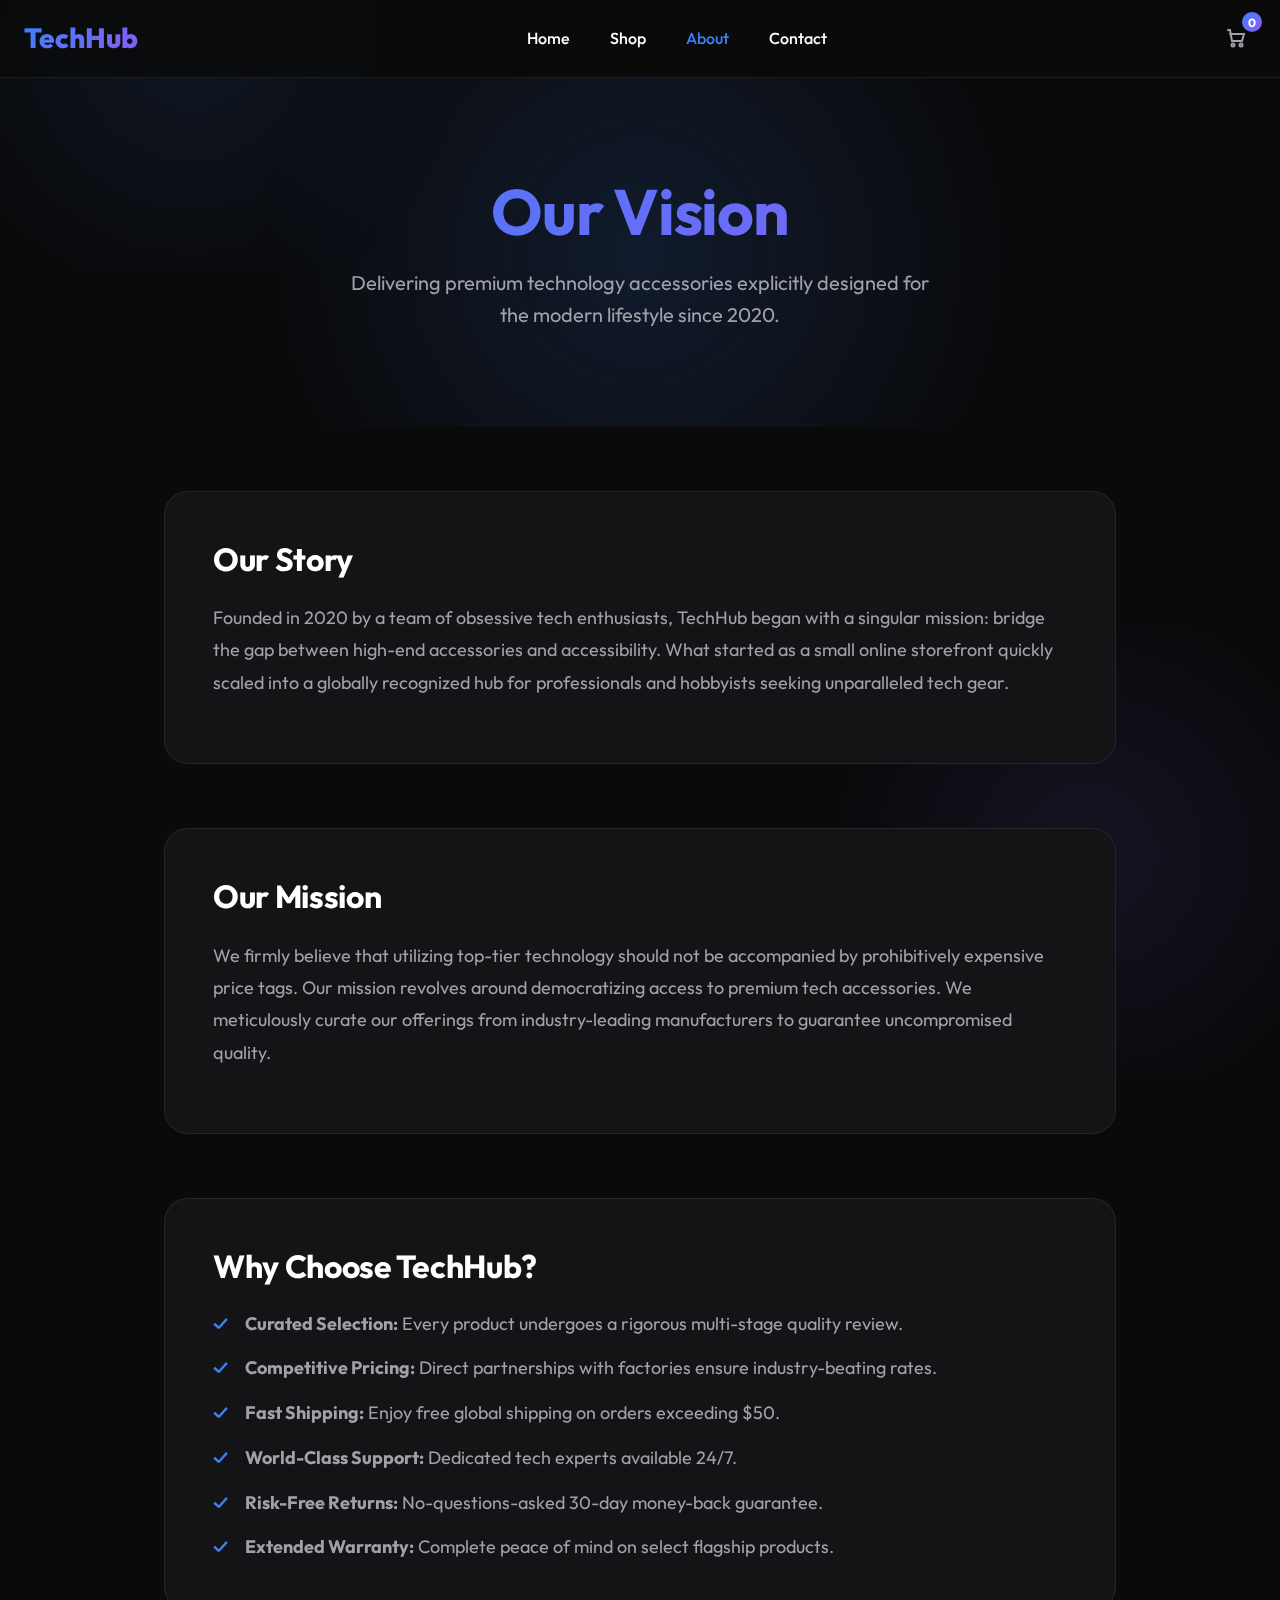
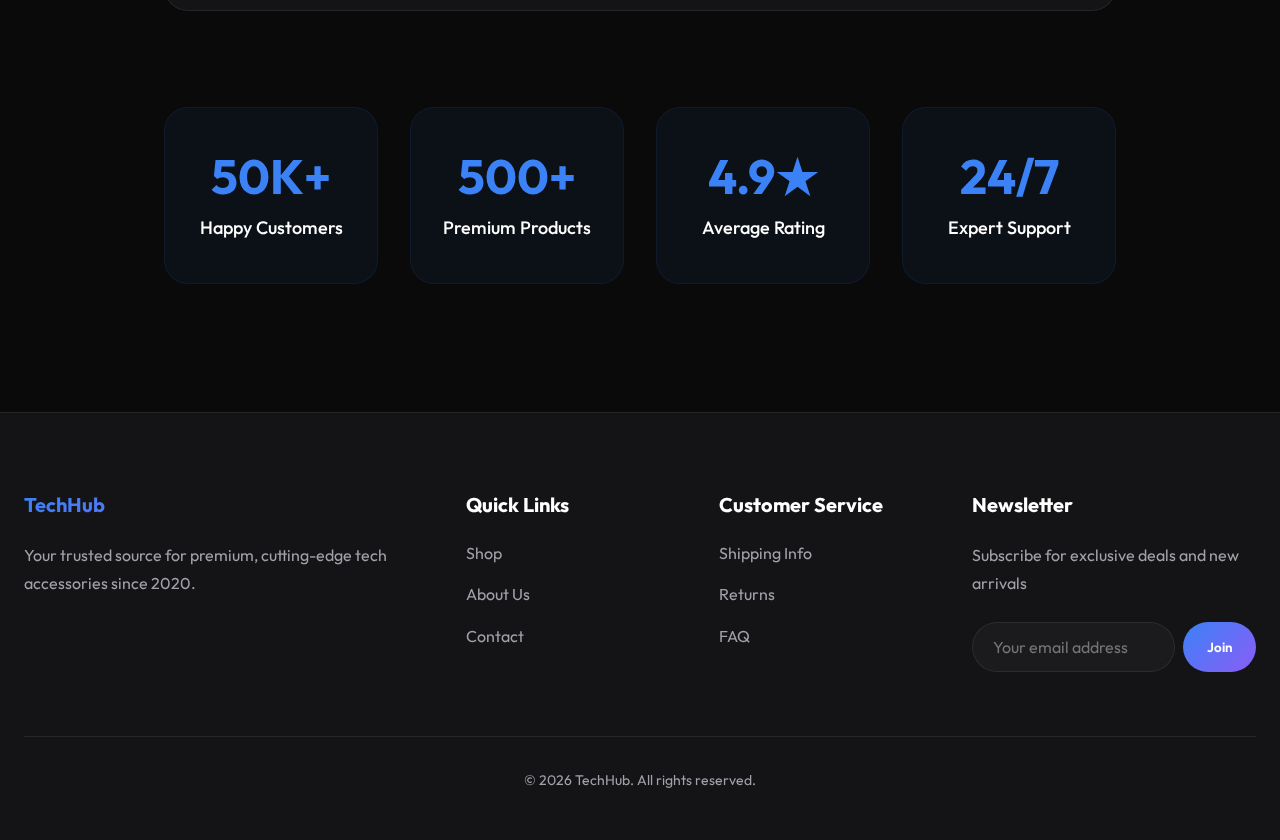
<file: about.html>
<!DOCTYPE html>
<html lang="en">

<head>
    <meta charset="UTF-8">
    <meta name="viewport" content="width=device-width, initial-scale=1.0">
    <title>About Us - TechHub</title>
    <link rel="stylesheet" href="css/styles.css">
    <style>
        .about-hero {
            text-align: center;
            padding: 6rem 1.5rem;
            background: radial-gradient(circle at center, rgba(59, 130, 246, 0.15) 0%, transparent 60%);
        }

        .about-hero h1 {
            font-size: 4rem;
            background: var(--brand-gradient);
            -webkit-background-clip: text;
            -webkit-text-fill-color: transparent;
            margin-bottom: 1rem;
        }

        .about-hero p {
            font-size: 1.25rem;
            color: var(--text-secondary);
            max-width: 600px;
            margin: 0 auto;
            line-height: 1.6;
        }

        .about-content {
            display: grid;
            gap: 4rem;
            padding: 4rem 1.5rem;
            max-width: 1000px;
            margin: 0 auto;
        }

        .about-section {
            background: var(--bg-surface);
            border: 1px solid var(--border-color);
            padding: 3rem;
            border-radius: var(--radius-lg);
            transition: 0.3s;
        }

        .about-section:hover {
            transform: translateY(-5px);
            box-shadow: 0 10px 30px rgba(0, 0, 0, 0.5);
            border-color: rgba(59, 130, 246, 0.3);
        }

        .about-section h2 {
            font-size: 2rem;
            margin-bottom: 1.5rem;
            color: #fff;
        }

        .about-section p {
            font-size: 1.125rem;
            line-height: 1.8;
            color: var(--text-secondary);
        }

        .about-list {
            list-style: none;
            padding: 0;
            display: grid;
            gap: 1rem;
            margin-top: 1.5rem;
        }

        .about-list li {
            padding-left: 2rem;
            position: relative;
            font-size: 1.125rem;
            color: var(--text-secondary);
        }

        .about-list li::before {
            content: "✓";
            position: absolute;
            left: 0;
            color: var(--brand-primary);
            font-weight: bold;
        }

        .about-stats {
            display: grid;
            grid-template-columns: repeat(auto-fit, minmax(200px, 1fr));
            gap: 2rem;
            margin-top: 2rem;
            text-align: center;
        }

        .stat {
            background: rgba(59, 130, 246, 0.05);
            padding: 2.5rem 1.5rem;
            border-radius: var(--radius-lg);
            border: 1px solid rgba(59, 130, 246, 0.1);
        }

        .stat h3 {
            font-size: 3rem;
            color: var(--brand-primary);
            margin-bottom: 0.5rem;
        }

        .stat p {
            font-size: 1.125rem;
            font-weight: 500;
            color: #fff;
            margin: 0;
        }
    </style>
</head>

<body>
    <!-- Header -->
    <header class="header">
        <nav class="navbar">
            <div class="navbar__container">
                <div class="navbar__logo">
                    <a href="index.html">TechHub</a>
                </div>
                <button id="mobile-menu-btn" aria-label="Toggle Menu">☰</button>
                <ul class="navbar__menu">
                    <li><a href="index.html">Home</a></li>
                    <li><a href="shop.html">Shop</a></li>
                    <li><a href="about.html" style="color:var(--brand-primary);">About</a></li>
                    <li><a href="contact.html">Contact</a></li>
                </ul>
                <div class="navbar__actions">
                    <a href="cart.html" class="navbar__cart" aria-label="Cart">
                        <svg width="24" height="24" viewBox="0 0 24 24" fill="none">
                            <path d="M4 4h2l2 11h10l2-7H6" stroke="currentColor" stroke-width="2"
                                stroke-linecap="round" />
                            <circle cx="9" cy="19" r="1.5" stroke="currentColor" fill="none" stroke-width="2" />
                            <circle cx="17" cy="19" r="1.5" stroke="currentColor" fill="none" stroke-width="2" />
                        </svg>
                        <span id="cart-count" class="cart-badge">0</span>
                    </a>
                </div>
            </div>
        </nav>
    </header>

    <!-- About Section -->
    <main class="about-page">
        <div class="container">
            <section class="about-hero">
                <h1>Our Vision</h1>
                <p>Delivering premium technology accessories explicitly designed for the modern lifestyle since 2020.
                </p>
            </section>

            <section class="about-content">
                <div class="about-section">
                    <h2>Our Story</h2>
                    <p>Founded in 2020 by a team of obsessive tech enthusiasts, TechHub began with a singular mission:
                        bridge the gap between high-end accessories and accessibility. What started as a small online
                        storefront quickly scaled into a globally recognized hub for professionals and hobbyists seeking
                        unparalleled tech gear.</p>
                </div>

                <div class="about-section">
                    <h2>Our Mission</h2>
                    <p>We firmly believe that utilizing top-tier technology should not be accompanied by prohibitively
                        expensive price tags. Our mission revolves around democratizing access to premium tech
                        accessories. We meticulously curate our offerings from industry-leading manufacturers to
                        guarantee uncompromised quality.</p>
                </div>

                <div class="about-section">
                    <h2>Why Choose TechHub?</h2>
                    <ul class="about-list">
                        <li><strong>Curated Selection:</strong> Every product undergoes a rigorous multi-stage quality
                            review.</li>
                        <li><strong>Competitive Pricing:</strong> Direct partnerships with factories ensure
                            industry-beating rates.</li>
                        <li><strong>Fast Shipping:</strong> Enjoy free global shipping on orders exceeding $50.</li>
                        <li><strong>World-Class Support:</strong> Dedicated tech experts available 24/7.</li>
                        <li><strong>Risk-Free Returns:</strong> No-questions-asked 30-day money-back guarantee.</li>
                        <li><strong>Extended Warranty:</strong> Complete peace of mind on select flagship products.</li>
                    </ul>
                </div>

                <div class="about-stats">
                    <div class="stat">
                        <h3>50K+</h3>
                        <p>Happy Customers</p>
                    </div>
                    <div class="stat">
                        <h3>500+</h3>
                        <p>Premium Products</p>
                    </div>
                    <div class="stat">
                        <h3>4.9★</h3>
                        <p>Average Rating</p>
                    </div>
                    <div class="stat">
                        <h3>24/7</h3>
                        <p>Expert Support</p>
                    </div>
                </div>
            </section>
        </div>
    </main>

    <!-- Footer -->
    <footer class="footer">
        <div class="footer__container">
            <div class="footer__grid">
                <div class="footer__col">
                    <h4 class="text-gradient">TechHub</h4>
                    <p>Your trusted source for premium, cutting-edge tech accessories since 2020.</p>
                </div>
                <div class="footer__col">
                    <h4>Quick Links</h4>
                    <ul>
                        <li><a href="shop.html">Shop</a></li>
                        <li><a href="about.html">About Us</a></li>
                        <li><a href="contact.html">Contact</a></li>
                    </ul>
                </div>
                <div class="footer__col">
                    <h4>Customer Service</h4>
                    <ul>
                        <li><a href="#">Shipping Info</a></li>
                        <li><a href="#">Returns</a></li>
                        <li><a href="#">FAQ</a></li>
                    </ul>
                </div>
                <div class="footer__col">
                    <h4>Newsletter</h4>
                    <p>Subscribe for exclusive deals and new arrivals</p>
                    <form class="newsletter">
                        <input type="email" placeholder="Your email address" class="newsletter__input" required>
                        <button type="submit" class="newsletter__btn">Join</button>
                    </form>
                </div>
            </div>
            <div class="footer__bottom">
                <p>&copy; 2026 TechHub. All rights reserved.</p>
            </div>
        </div>
    </footer>

    <script src="js/app.js"></script>
</body>

</html>
</file>
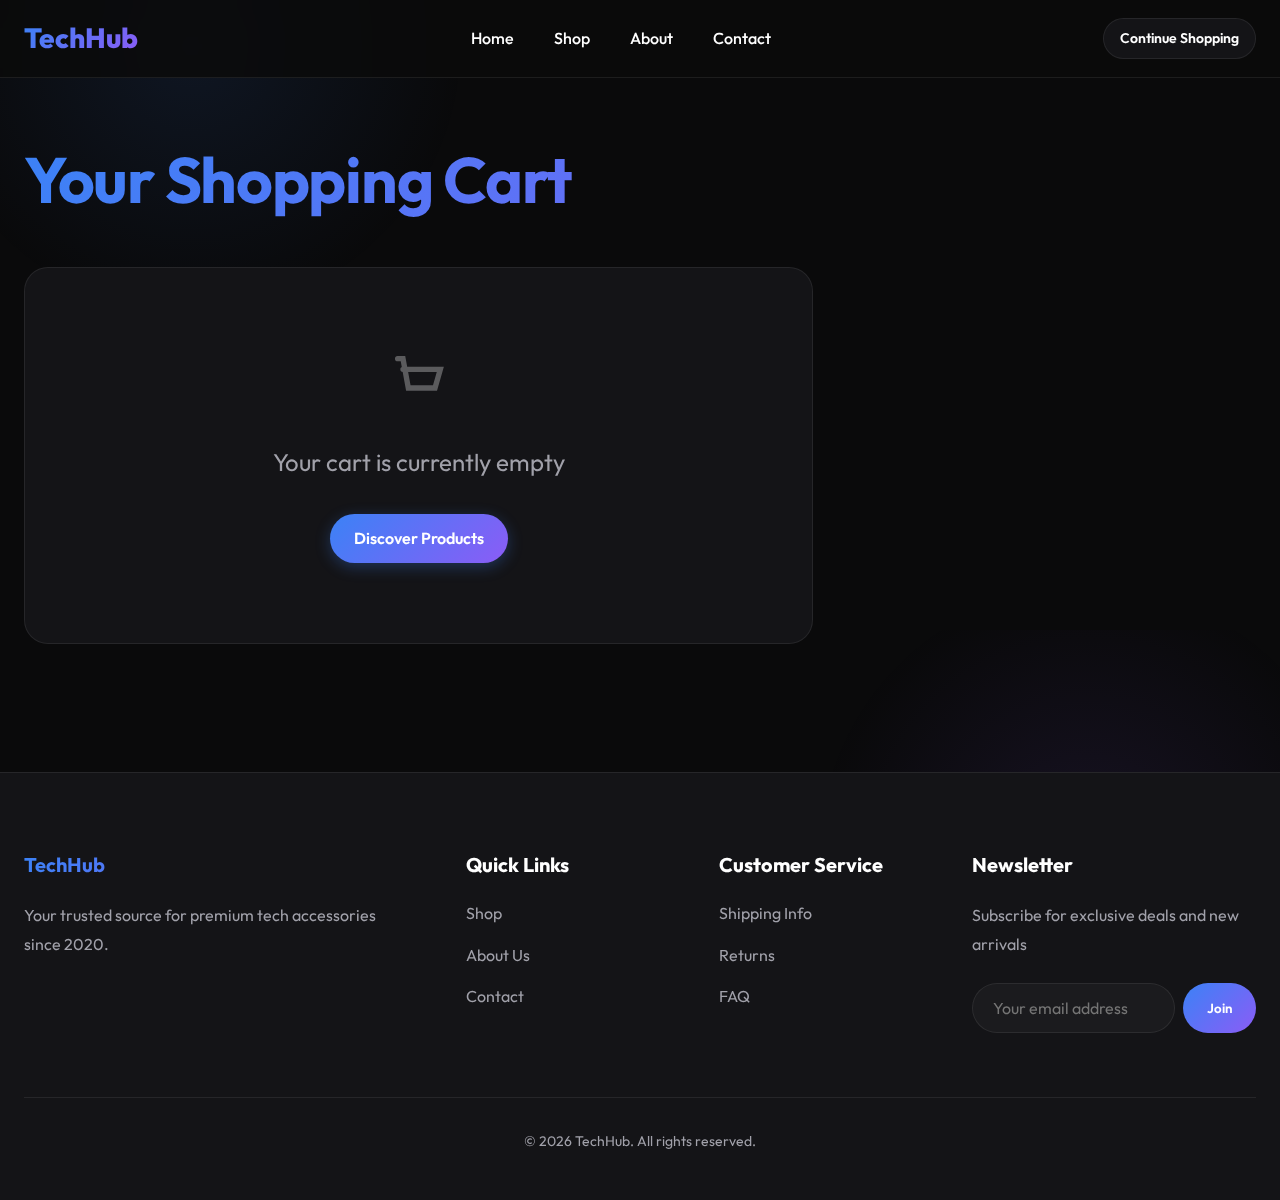
<file: cart.html>
<!DOCTYPE html>
<html lang="en">

<head>
    <meta charset="UTF-8">
    <meta name="viewport" content="width=device-width, initial-scale=1.0">
    <title>Shopping Cart - TechHub</title>
    <link rel="stylesheet" href="css/styles.css">
</head>

<body>
    <!-- Header -->
    <header class="header">
        <nav class="navbar">
            <div class="navbar__container">
                <div class="navbar__logo">
                    <a href="index.html">TechHub</a>
                </div>
                <button id="mobile-menu-btn" aria-label="Toggle Menu">☰</button>
                <ul class="navbar__menu">
                    <li><a href="index.html">Home</a></li>
                    <li><a href="shop.html">Shop</a></li>
                    <li><a href="about.html">About</a></li>
                    <li><a href="contact.html">Contact</a></li>
                </ul>
                <div class="navbar__actions">
                    <a href="shop.html" class="btn btn--secondary"
                        style="font-size: 0.875rem; padding: 0.5rem 1rem;">Continue Shopping</a>
                </div>
            </div>
        </nav>
    </header>

    <!-- Cart Section -->
    <main class="cart-page">
        <div class="cart-page__container">
            <h1 class="text-gradient">Your Shopping Cart</h1>

            <div class="cart-content">
                <!-- Cart Items -->
                <div class="cart-items">
                    <div id="empty-cart-message" class="empty-cart" style="display: none;">
                        <svg width="64" height="64" viewBox="0 0 24 24" fill="none"
                            style="opacity:0.3; margin:0 auto 1.5rem;">
                            <path d="M4 4h2l2 11h10l2-7H6" stroke="currentColor" stroke-width="2"
                                stroke-linecap="round" />
                        </svg>
                        <p>Your cart is currently empty</p>
                        <a href="shop.html" class="btn btn--primary">Discover Products</a>
                    </div>
                    <table id="cart-table" class="cart-table" style="display:none;">
                        <thead>
                            <tr>
                                <th>Product Details</th>
                                <th>Unit Price</th>
                                <th>Quantity</th>
                                <th>Total</th>
                                <th></th>
                            </tr>
                        </thead>
                        <tbody id="cart-items-list">
                            <!-- Cart items loaded by JS -->
                        </tbody>
                    </table>
                </div>

                <!-- Cart Summary -->
                <aside class="cart-summary" style="display:none;">
                    <h3>Order Summary</h3>

                    <div class="summary-row">
                        <span>Items Subtotal</span>
                        <span id="subtotal" style="font-weight:600; color:#fff;">$0.00</span>
                    </div>
                    <div class="summary-row">
                        <span>Shipping Cost</span>
                        <span id="shipping-cost" style="font-weight:600; color:#fff;">Free</span>
                    </div>
                    <div class="summary-row">
                        <span>Estimated Tax</span>
                        <span id="tax-cost" style="font-weight:600; color:#fff;">$0.00</span>
                    </div>
                    <div class="summary-row summary-row--total">
                        <span>Grand Total</span>
                        <span id="total-price" class="text-gradient">$0.00</span>
                    </div>

                    <div class="coupon-input">
                        <input type="text" id="coupon-code" placeholder="Promo code" class="coupon-input__field">
                        <button id="apply-coupon" class="coupon-input__btn">Apply</button>
                    </div>

                    <button id="checkout-btn" class="btn btn--primary btn--full">Proceed to Secure Checkout</button>
                    <a href="shop.html" class="btn btn--secondary btn--full">Continue Shopping</a>
                </aside>
            </div>
        </div>
    </main>

    <!-- Checkout Modal -->
    <div id="checkout-modal" class="modal" style="display: none;">
        <div class="modal__content">
            <div class="modal__header">
                <h2>Secure Checkout</h2>
                <button id="close-modal" class="modal__close">&times;</button>
            </div>

            <form id="checkout-form" class="checkout-form">
                <!-- Shipping Info -->
                <fieldset class="form-section">
                    <legend>Shipping Destination</legend>
                    <div class="form-group">
                        <label>Full Name</label>
                        <input type="text" id="checkout-name" required class="form-input" placeholder="John Doe">
                    </div>
                    <div class="form-group">
                        <label>Email Address</label>
                        <input type="email" id="checkout-email" required class="form-input"
                            placeholder="john@example.com">
                    </div>
                    <div class="form-group">
                        <label>Street Address</label>
                        <input type="text" id="checkout-address" required class="form-input"
                            placeholder="123 High Street">
                    </div>
                    <div class="form-row">
                        <div class="form-group">
                            <label>City</label>
                            <input type="text" id="checkout-city" required class="form-input" placeholder="New York">
                        </div>
                        <div class="form-group">
                            <label>State/Province</label>
                            <input type="text" id="checkout-state" required class="form-input" placeholder="NY">
                        </div>
                        <div class="form-group">
                            <label>ZIP/Postal</label>
                            <input type="text" id="checkout-zip" required class="form-input" placeholder="10001">
                        </div>
                    </div>
                </fieldset>

                <!-- Payment Info -->
                <fieldset class="form-section">
                    <legend>Payment details</legend>
                    <div class="form-group">
                        <label>Card Number</label>
                        <input type="text" id="checkout-card" placeholder="1234 5678 9012 3456" required
                            class="form-input">
                    </div>
                    <div class="form-row">
                        <div class="form-group" style="flex:1;">
                            <label>Expiration (MM/YY)</label>
                            <input type="text" id="checkout-expiry" placeholder="12/25" required class="form-input">
                        </div>
                        <div class="form-group" style="flex:1;">
                            <label>Security Code (CVV)</label>
                            <input type="text" id="checkout-cvv" placeholder="123" required class="form-input">
                        </div>
                    </div>
                </fieldset>

                <button type="submit" class="btn btn--primary btn--full"
                    style="padding: 1rem; font-size: 1.125rem;">Complete Secure Purchase</button>
            </form>
        </div>
    </div>

    <!-- Confirmation Modal -->
    <div id="confirmation-modal" class="modal" style="display: none;">
        <div class="modal__content modal__content--small">
            <div class="modal__header" style="justify-content:center;">
                <svg width="48" height="48" viewBox="0 0 24 24" fill="none"
                    style="color:var(--color-success); margin-bottom:1rem;">
                    <path d="M22 11.08V12a10 10 0 11-5.93-9.14" stroke="currentColor" stroke-width="2"
                        stroke-linecap="round" stroke-linejoin="round" />
                    <path d="M22 4L12 14.01l-3-3" stroke="currentColor" stroke-width="2" stroke-linecap="round"
                        stroke-linejoin="round" />
                </svg>
            </div>
            <div class="confirmation-message" style="text-align:center;">
                <h2 style="margin-bottom:1rem;" class="text-gradient">Order Successful!</h2>
                <p style="color:var(--text-secondary); margin-bottom:2rem;">Your order has been placed and is currently
                    being processed by our warehouse.</p>

                <div
                    style="background: rgba(255,255,255,0.05); padding: 1.5rem; border-radius: var(--radius-md); margin-bottom: 2rem; border: 1px solid var(--border-color);">
                    <p style="margin-bottom:0.5rem;">Order ID: <strong id="order-id" style="color:#fff;"></strong></p>
                    <p>A receipt has been sent to <br><strong id="confirmation-email" style="color:#fff;"></strong></p>
                </div>

                <button id="continue-shopping-btn" class="btn btn--primary btn--full">Return to Store</button>
            </div>
        </div>
    </div>

    <!-- Footer -->
    <footer class="footer">
        <div class="footer__container">
            <div class="footer__grid">
                <div class="footer__col">
                    <h4 class="text-gradient">TechHub</h4>
                    <p>Your trusted source for premium tech accessories since 2020.</p>
                </div>
                <div class="footer__col">
                    <h4>Quick Links</h4>
                    <ul>
                        <li><a href="shop.html">Shop</a></li>
                        <li><a href="about.html">About Us</a></li>
                        <li><a href="contact.html">Contact</a></li>
                    </ul>
                </div>
                <div class="footer__col">
                    <h4>Customer Service</h4>
                    <ul>
                        <li><a href="#">Shipping Info</a></li>
                        <li><a href="#">Returns</a></li>
                        <li><a href="#">FAQ</a></li>
                    </ul>
                </div>
                <div class="footer__col">
                    <h4>Newsletter</h4>
                    <p>Subscribe for exclusive deals and new arrivals</p>
                    <form class="newsletter">
                        <input type="email" placeholder="Your email address" class="newsletter__input" required>
                        <button type="submit" class="newsletter__btn">Join</button>
                    </form>
                </div>
            </div>
            <div class="footer__bottom">
                <p>&copy; 2026 TechHub. All rights reserved.</p>
            </div>
        </div>
    </footer>

    <script src="js/app.js"></script>
</body>

</html>
</file>
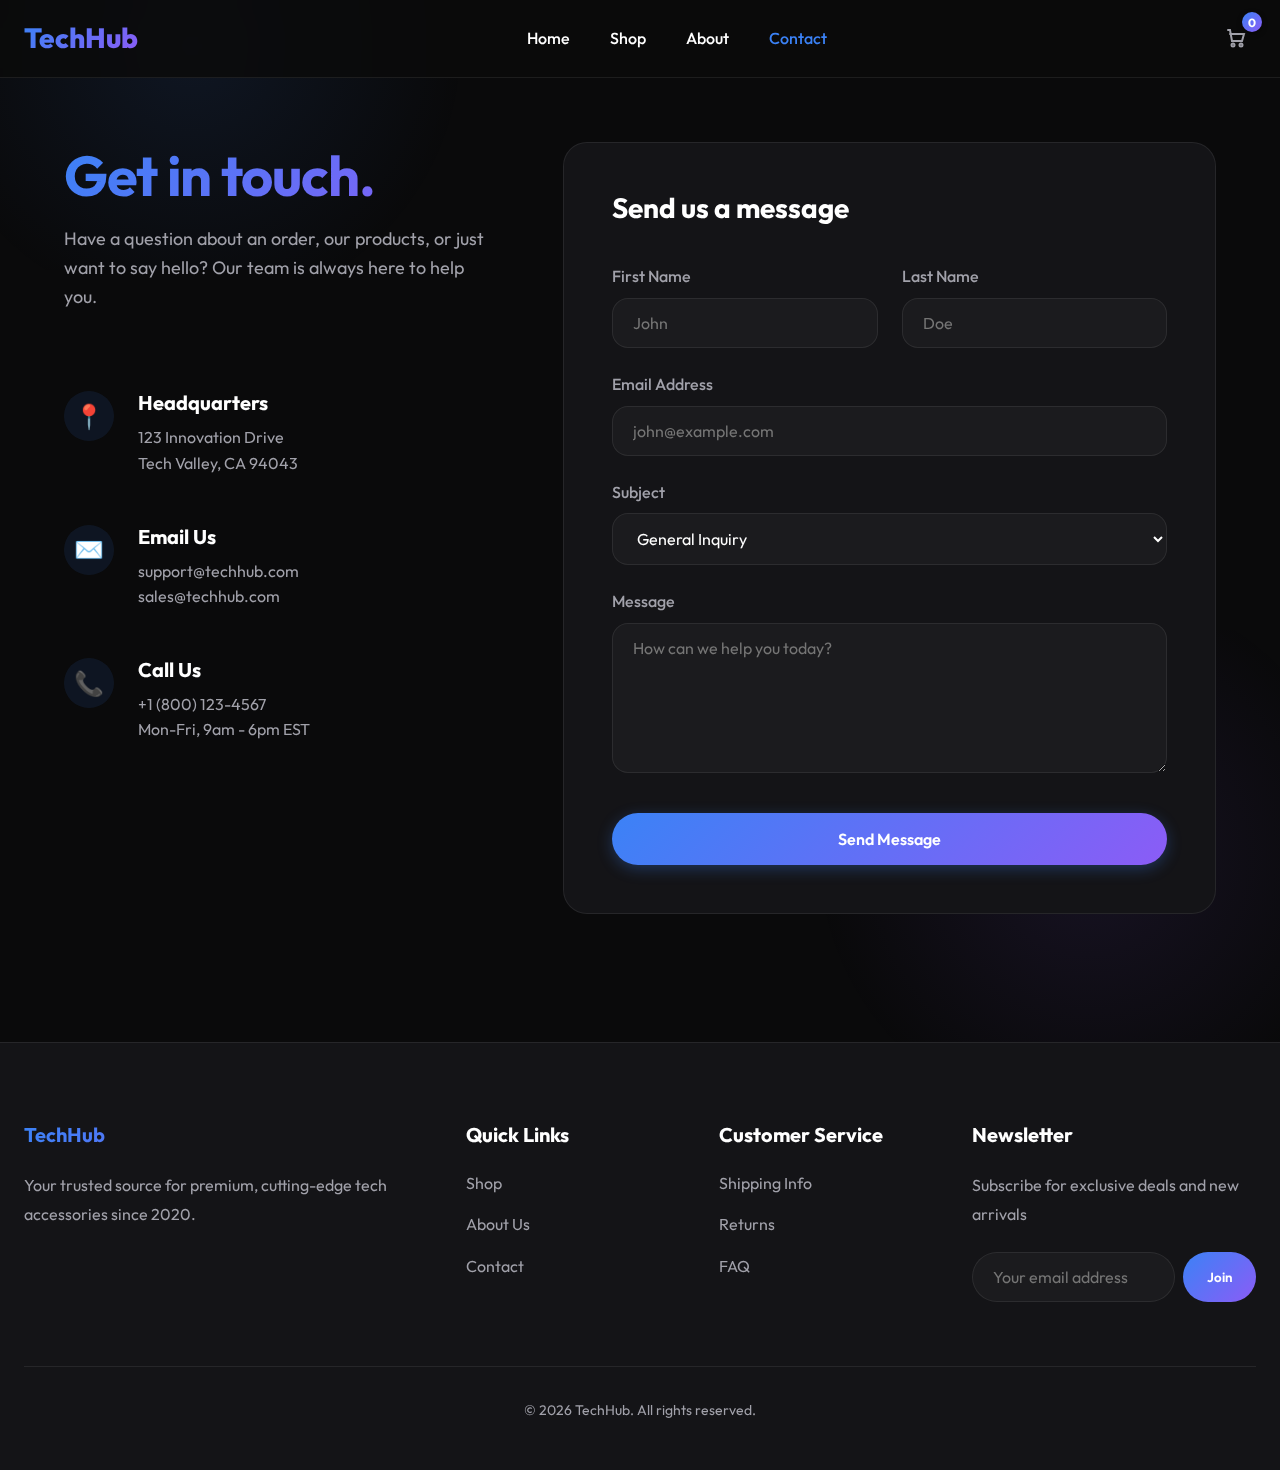
<file: contact.html>
<!DOCTYPE html>
<html lang="en">

<head>
    <meta charset="UTF-8">
    <meta name="viewport" content="width=device-width, initial-scale=1.0">
    <title>Contact Us - TechHub</title>
    <link rel="stylesheet" href="css/styles.css">
</head>

<body>
    <!-- Header -->
    <header class="header">
        <nav class="navbar">
            <div class="navbar__container">
                <div class="navbar__logo">
                    <a href="index.html">TechHub</a>
                </div>
                <button id="mobile-menu-btn" aria-label="Toggle Menu">☰</button>
                <ul class="navbar__menu">
                    <li><a href="index.html">Home</a></li>
                    <li><a href="shop.html">Shop</a></li>
                    <li><a href="about.html">About</a></li>
                    <li><a href="contact.html" style="color:var(--brand-primary);">Contact</a></li>
                </ul>
                <div class="navbar__actions">
                    <a href="cart.html" class="navbar__cart" aria-label="Cart">
                        <svg width="24" height="24" viewBox="0 0 24 24" fill="none">
                            <path d="M4 4h2l2 11h10l2-7H6" stroke="currentColor" stroke-width="2"
                                stroke-linecap="round" />
                            <circle cx="9" cy="19" r="1.5" stroke="currentColor" fill="none" stroke-width="2" />
                            <circle cx="17" cy="19" r="1.5" stroke="currentColor" fill="none" stroke-width="2" />
                        </svg>
                        <span id="cart-count" class="cart-badge">0</span>
                    </a>
                </div>
            </div>
        </nav>
    </header>

    <!-- Contact Section -->
    <main class="contact-page">
        <div class="contact-container">
            <!-- Contact Info Sidebar -->
            <div class="contact-info">
                <div>
                    <h1 class="text-gradient" style="font-size: 3.5rem; margin-bottom: 1rem;">Get in touch.</h1>
                    <p style="font-size: 1.125rem; margin-bottom: 3rem;">Have a question about an order, our products,
                        or just want to say hello? Our team is always here to help you.</p>
                </div>

                <div class="contact-item">
                    <div class="contact-icon">📍</div>
                    <div>
                        <h4 style="font-size: 1.25rem;">Headquarters</h4>
                        <p>123 Innovation Drive<br>Tech Valley, CA 94043</p>
                    </div>
                </div>

                <div class="contact-item">
                    <div class="contact-icon">✉️</div>
                    <div>
                        <h4 style="font-size: 1.25rem;">Email Us</h4>
                        <p>support@techhub.com<br>sales@techhub.com</p>
                    </div>
                </div>

                <div class="contact-item">
                    <div class="contact-icon">📞</div>
                    <div>
                        <h4 style="font-size: 1.25rem;">Call Us</h4>
                        <p>+1 (800) 123-4567<br>Mon-Fri, 9am - 6pm EST</p>
                    </div>
                </div>
            </div>

            <!-- Contact Form -->
            <form id="contact-form" class="contact-form">
                <h3 style="font-size: 1.75rem; margin-bottom: 1rem;">Send us a message</h3>

                <div style="display: grid; grid-template-columns: 1fr 1fr; gap: 1.5rem;">
                    <div class="form-group">
                        <label for="name">First Name</label>
                        <input type="text" id="name" class="form-input" required placeholder="John">
                    </div>
                    <div class="form-group">
                        <label for="last-name">Last Name</label>
                        <input type="text" id="last-name" class="form-input" required placeholder="Doe">
                    </div>
                </div>

                <div class="form-group">
                    <label for="email">Email Address</label>
                    <input type="email" id="email" class="form-input" required placeholder="john@example.com">
                </div>

                <div class="form-group">
                    <label for="subject">Subject</label>
                    <select id="subject" class="form-input">
                        <option value="general" style="background:var(--bg-surface);">General Inquiry</option>
                        <option value="support" style="background:var(--bg-surface);">Technical Support</option>
                        <option value="order" style="background:var(--bg-surface);">Order Status</option>
                        <option value="business" style="background:var(--bg-surface);">Business/Partnership</option>
                    </select>
                </div>

                <div class="form-group">
                    <label for="message">Message</label>
                    <textarea id="message" class="form-input" required
                        placeholder="How can we help you today?"></textarea>
                </div>

                <button type="submit" class="btn btn--primary" style="padding: 1rem; margin-top: 1rem;">Send
                    Message</button>
            </form>
        </div>
    </main>

    <!-- Footer -->
    <footer class="footer">
        <div class="footer__container">
            <div class="footer__grid">
                <div class="footer__col">
                    <h4 class="text-gradient">TechHub</h4>
                    <p>Your trusted source for premium, cutting-edge tech accessories since 2020.</p>
                </div>
                <div class="footer__col">
                    <h4>Quick Links</h4>
                    <ul>
                        <li><a href="shop.html">Shop</a></li>
                        <li><a href="about.html">About Us</a></li>
                        <li><a href="contact.html">Contact</a></li>
                    </ul>
                </div>
                <div class="footer__col">
                    <h4>Customer Service</h4>
                    <ul>
                        <li><a href="#">Shipping Info</a></li>
                        <li><a href="#">Returns</a></li>
                        <li><a href="#">FAQ</a></li>
                    </ul>
                </div>
                <div class="footer__col">
                    <h4>Newsletter</h4>
                    <p>Subscribe for exclusive deals and new arrivals</p>
                    <form class="newsletter">
                        <input type="email" placeholder="Your email address" class="newsletter__input" required>
                        <button type="submit" class="newsletter__btn">Join</button>
                    </form>
                </div>
            </div>
            <div class="footer__bottom">
                <p>&copy; 2026 TechHub. All rights reserved.</p>
            </div>
        </div>
    </footer>

    <script src="js/app.js"></script>
</body>

</html>
</file>
<file: css/styles.css>
/* ============================================
   TechHub Premium Stylesheet
   Modern, Clean, Glassmorphism Design
   ============================================ */

@import url('https://fonts.googleapis.com/css2?family=Outfit:wght@300;400;500;600;700;800&display=swap');

/* --- 1. CSS Variables --- */
:root {
  --bg-base: #0a0a0b;
  --bg-surface: #141417;
  --bg-surface-hover: #1e1e24;
  --bg-glass: rgba(20, 20, 23, 0.7);
  --bg-glass-heavy: rgba(10, 10, 11, 0.85);

  --text-primary: #ffffff;
  --text-secondary: #a1a1aa;
  --text-muted: #71717a;

  --brand-primary: #3b82f6;
  --brand-primary-hover: #2563eb;
  --brand-gradient: linear-gradient(135deg, #3b82f6 0%, #8b5cf6 100%);

  --color-success: #10b981;
  --color-danger: #ef4444;
  --color-warning: #f59e0b;

  --border-color: rgba(255, 255, 255, 0.08);
  --border-focus: rgba(59, 130, 246, 0.5);

  --font-primary: 'Outfit', sans-serif;

  --radius-sm: 8px;
  --radius-md: 16px;
  --radius-lg: 24px;
  --radius-full: 9999px;

  --shadow-sm: 0 4px 6px -1px rgba(0, 0, 0, 0.5);
  --shadow-md: 0 10px 15px -3px rgba(0, 0, 0, 0.6);
  --shadow-glow: 0 0 20px rgba(59, 130, 246, 0.25);

  --transition-fast: 0.15s ease;
  --transition-normal: 0.3s cubic-bezier(0.4, 0, 0.2, 1);
  --transition-bounce: 0.5s cubic-bezier(0.34, 1.56, 0.64, 1);
}

/* --- 2. Base Reset --- */
*,
*::before,
*::after {
  box-sizing: border-box;
  margin: 0;
  padding: 0;
}

html {
  scroll-behavior: smooth;
  font-size: 16px;
}

body {
  font-family: var(--font-primary);
  background-color: var(--bg-base);
  color: var(--text-primary);
  line-height: 1.6;
  -webkit-font-smoothing: antialiased;
  overflow-x: hidden;
  position: relative;
}

/* Adding a subtle ambient glow to background */
body::before {
  content: '';
  position: fixed;
  top: -20%;
  left: -10%;
  width: 50vw;
  height: 50vh;
  background: radial-gradient(circle, rgba(59, 130, 246, 0.1) 0%, transparent 70%);
  z-index: -1;
  pointer-events: none;
}

body::after {
  content: '';
  position: fixed;
  bottom: -20%;
  right: -10%;
  width: 50vw;
  height: 50vh;
  background: radial-gradient(circle, rgba(139, 92, 246, 0.1) 0%, transparent 70%);
  z-index: -1;
  pointer-events: none;
}

ul,
ol {
  list-style: none;
}

a {
  text-decoration: none;
  color: inherit;
  transition: color var(--transition-fast);
}

button,
input,
select,
textarea {
  font-family: inherit;
  border: none;
  outline: none;
  background: none;
}

img {
  max-width: 100%;
  height: auto;
  display: block;
}

table {
  width: 100%;
  border-collapse: separate;
  border-spacing: 0;
}

/* Scrollbar */
::-webkit-scrollbar {
  width: 8px;
}

::-webkit-scrollbar-track {
  background: var(--bg-base);
}

::-webkit-scrollbar-thumb {
  background: var(--bg-surface-hover);
  border-radius: var(--radius-full);
}

::-webkit-scrollbar-thumb:hover {
  background: var(--text-muted);
}

/* --- 3. Typography --- */
h1,
h2,
h3,
h4,
h5,
h6 {
  font-weight: 700;
  line-height: 1.2;
  color: var(--text-primary);
  margin-bottom: 0.5em;
}

h1 {
  font-size: clamp(2.5rem, 5vw, 4rem);
  letter-spacing: -0.02em;
}

h2 {
  font-size: clamp(2rem, 4vw, 3rem);
  letter-spacing: -0.01em;
}

h3 {
  font-size: 1.5rem;
}

p {
  color: var(--text-secondary);
  margin-bottom: 1rem;
}

.text-gradient {
  background: var(--brand-gradient);
  -webkit-background-clip: text;
  -webkit-text-fill-color: transparent;
  background-clip: text;
}

.fw-bold {
  font-weight: 700;
}

.text-center {
  text-align: center;
}

/* --- 4. Utilities --- */
.container {
  width: 100%;
  max-width: 1280px;
  margin: 0 auto;
  padding: 0 1.5rem;
}

.section {
  padding: 6rem 0;
}

/* --- 5. Components --- */

/* Buttons */
.btn {
  display: inline-flex;
  align-items: center;
  justify-content: center;
  padding: 0.75rem 1.5rem;
  border-radius: var(--radius-full);
  font-weight: 600;
  font-size: 1rem;
  cursor: pointer;
  transition: var(--transition-bounce);
  gap: 0.5rem;
  white-space: nowrap;
}

.btn--primary {
  background: var(--brand-gradient);
  color: #fff;
  box-shadow: 0 4px 15px rgba(59, 130, 246, 0.3);
}

.btn--primary:hover {
  transform: translateY(-2px);
  box-shadow: 0 8px 25px rgba(59, 130, 246, 0.5);
}

.btn--secondary {
  background: var(--bg-surface);
  color: var(--text-primary);
  border: 1px solid var(--border-color);
}

.btn--secondary:hover {
  background: var(--bg-surface-hover);
  border-color: var(--brand-primary);
}

.btn--icon {
  padding: 0.5rem;
  border-radius: 50%;
  display: flex;
  align-items: center;
  justify-content: center;
  background: var(--bg-surface);
  border: 1px solid var(--border-color);
  color: var(--text-primary);
}

.btn--icon:hover {
  background: var(--brand-primary);
  color: #fff;
  border-color: var(--brand-primary);
  transform: scale(1.1);
}

.btn--danger-light {
  background: rgba(239, 68, 68, 0.1);
  color: var(--color-danger);
  border-color: transparent;
}

.btn--danger-light:hover {
  background: var(--color-danger);
  color: #fff;
}

.btn--full {
  width: 100%;
}

/* Form Controls */
.form-input,
.search-bar__input,
.newsletter__input,
.coupon-input__field {
  width: 100%;
  padding: 0.875rem 1.25rem;
  font-size: 1rem;
  background: rgba(255, 255, 255, 0.03);
  border: 1px solid var(--border-color);
  border-radius: var(--radius-md);
  color: var(--text-primary);
  transition: var(--transition-normal);
  backdrop-filter: blur(4px);
}

.form-input:focus,
.search-bar__input:focus,
.newsletter__input:focus,
.coupon-input__field:focus {
  border-color: var(--brand-primary);
  box-shadow: 0 0 0 4px var(--border-focus);
  background: rgba(255, 255, 255, 0.05);
}

/* Badges & Tags */
.badge {
  padding: 0.25rem 0.75rem;
  border-radius: var(--radius-full);
  font-size: 0.875rem;
  font-weight: 600;
}

.badge--success {
  background: rgba(16, 185, 129, 0.1);
  color: var(--color-success);
  border: 1px solid rgba(16, 185, 129, 0.2);
}

.badge--danger {
  background: rgba(239, 68, 68, 0.1);
  color: var(--color-danger);
  border: 1px solid rgba(239, 68, 68, 0.2);
}

.cart-badge {
  position: absolute;
  top: -6px;
  right: -6px;
  background: var(--brand-gradient);
  color: #fff;
  font-size: 0.75rem;
  font-weight: 700;
  min-width: 20px;
  height: 20px;
  border-radius: 10px;
  display: flex;
  align-items: center;
  justify-content: center;
  padding: 0 6px;
  box-shadow: 0 2px 5px rgba(0, 0, 0, 0.5);
}

.pulse-anim {
  animation: pulse 0.3s ease-out;
}

@keyframes pulse {
  0% {
    transform: scale(1);
  }

  50% {
    transform: scale(1.3);
  }

  100% {
    transform: scale(1);
  }
}

/* Cards */
.product-card {
  background: var(--bg-surface);
  border: 1px solid var(--border-color);
  border-radius: var(--radius-lg);
  overflow: hidden;
  transition: var(--transition-normal);
  cursor: pointer;
  display: flex;
  flex-direction: column;
  height: 100%;
}

.product-card:hover {
  transform: translateY(-8px);
  border-color: rgba(59, 130, 246, 0.3);
  box-shadow: 0 15px 30px rgba(0, 0, 0, 0.4), 0 0 20px rgba(59, 130, 246, 0.1);
}

.product-card__image-wrapper {
  position: relative;
  width: 100%;
  padding-top: 100%;
  overflow: hidden;
  background: #1a1a20;
}

.product-card__image {
  position: absolute;
  top: 0;
  left: 0;
  width: 100%;
  height: 100%;
  object-fit: cover;
  transition: transform 0.7s ease;
}

.product-card:hover .product-card__image {
  transform: scale(1.08);
}

.product-card__badge {
  position: absolute;
  top: 1rem;
  left: 1rem;
  background: rgba(255, 255, 255, 0.1);
  backdrop-filter: blur(8px);
  border: 1px solid rgba(255, 255, 255, 0.2);
  padding: 0.25rem 0.75rem;
  border-radius: var(--radius-full);
  font-size: 0.75rem;
  font-weight: 600;
  text-transform: uppercase;
}

.product-card__content {
  padding: 1.5rem;
  display: flex;
  flex-direction: column;
  flex-grow: 1;
}

.product-card__category {
  font-size: 0.875rem;
  color: var(--brand-primary);
  font-weight: 600;
  margin-bottom: 0.5rem;
  text-transform: uppercase;
  letter-spacing: 0.05em;
}

.product-card__title {
  font-size: 1.125rem;
  font-weight: 600;
  margin-bottom: 0.5rem;
  line-height: 1.4;
}

.product-card__rating {
  display: flex;
  align-items: center;
  gap: 0.5rem;
  margin-bottom: 1.25rem;
  font-size: 0.875rem;
}

.stars {
  color: var(--color-warning);
  letter-spacing: 2px;
}

.reviews {
  color: var(--text-secondary);
}

.product-card__footer {
  display: flex;
  justify-content: space-between;
  align-items: center;
  margin-top: auto;
}

.product-card__price {
  font-size: 1.5rem;
  font-weight: 700;
  color: var(--text-primary);
}

/* --- 6. Layout --- */

/* Header & Navbar */
.header {
  position: sticky;
  top: 0;
  z-index: 100;
  background: var(--bg-glass-heavy);
  backdrop-filter: blur(16px);
  border-bottom: 1px solid var(--border-color);
  transition: var(--transition-normal);
}

.navbar__container {
  display: flex;
  justify-content: space-between;
  align-items: center;
  padding: 1rem 1.5rem;
  max-width: 1280px;
  margin: 0 auto;
}

.navbar__logo a {
  font-size: 1.75rem;
  font-weight: 800;
  background: var(--brand-gradient);
  -webkit-background-clip: text;
  background-clip: text;
  -webkit-text-fill-color: transparent;
}

.navbar__menu {
  display: flex;
  gap: 2.5rem;
  align-items: center;
}

.navbar__menu a {
  font-weight: 500;
  font-size: 1rem;
  position: relative;
  padding: 0.5rem 0;
}

.navbar__menu a::after {
  content: '';
  position: absolute;
  bottom: 0;
  left: 0;
  width: 0%;
  height: 2px;
  background: var(--brand-gradient);
  transition: var(--transition-normal);
  border-radius: 2px;
}

.navbar__menu a:hover::after {
  width: 100%;
}

.navbar__actions {
  display: flex;
  gap: 1rem;
  align-items: center;
}

.navbar__btn,
.navbar__cart {
  position: relative;
  color: var(--text-secondary);
  padding: 0.5rem;
  display: flex;
  transition: var(--transition-fast);
  cursor: pointer;
}

.navbar__btn:hover,
.navbar__cart:hover {
  color: var(--text-primary);
}

#mobile-menu-btn {
  display: none;
  background: none;
  border: none;
  color: var(--text-primary);
  font-size: 1.5rem;
  cursor: pointer;
}

/* Search Bar */
.search-bar {
  position: absolute;
  top: 100%;
  left: 0;
  width: 100%;
  background: var(--bg-surface);
  border-bottom: 1px solid var(--border-color);
  padding: 1rem;
  opacity: 0;
  visibility: hidden;
  transform: translateY(-10px);
  transition: var(--transition-normal);
  z-index: 90;
}

.search-bar.active {
  opacity: 1;
  visibility: visible;
  transform: translateY(0);
}

.search-bar__container {
  max-width: 800px;
  margin: 0 auto;
  position: relative;
}

/* Hero Section */
.hero {
  min-height: 80vh;
  display: grid;
  grid-template-columns: 1fr 1fr;
  align-items: center;
  gap: 4rem;
  padding: 4rem 1.5rem;
  max-width: 1280px;
  margin: 0 auto;
}

.hero__content {
  display: flex;
  flex-direction: column;
  gap: 1.5rem;
  align-items: flex-start;
  z-index: 2;
}

.hero__image {
  width: 100%;
  max-width: 600px;
  border-radius: 32px;
  box-shadow: 0 25px 50px -12px rgba(0, 0, 0, 0.8);
  animation: float 6s ease-in-out infinite;
  border: 1px solid var(--border-color);
  object-fit: cover;
}

@keyframes float {
  0% {
    transform: translateY(0px);
  }

  50% {
    transform: translateY(-20px);
  }

  100% {
    transform: translateY(0px);
  }
}

/* Sections */
.featured,
.categories,
.testimonials,
.related {
  padding: 6rem 0;
}

.featured__container,
.categories__container,
.testimonials__container,
.related__container {
  max-width: 1280px;
  margin: 0 auto;
  padding: 0 1.5rem;
}

.featured__title,
.categories__title,
.testimonials__title,
.related__title {
  font-size: 2.5rem;
  margin-bottom: 3rem;
  text-align: center;
}

.products-grid {
  display: grid;
  grid-template-columns: repeat(auto-fill, minmax(280px, 1fr));
  gap: 2rem;
}

/* Categories Grid */
.categories__grid {
  display: grid;
  grid-template-columns: repeat(auto-fit, minmax(250px, 1fr));
  gap: 2rem;
}

.category-card {
  position: relative;
  border-radius: var(--radius-lg);
  overflow: hidden;
  height: 300px;
  cursor: pointer;
  border: 1px solid var(--border-color);
}

.category-card img {
  width: 100%;
  height: 100%;
  object-fit: cover;
  transition: transform 0.7s ease;
}

.category-card::after {
  content: '';
  position: absolute;
  inset: 0;
  background: linear-gradient(to top, rgba(0, 0, 0, 0.9), transparent);
  transition: var(--transition-normal);
  opacity: 0.8;
}

.category-card h3 {
  position: absolute;
  bottom: 2rem;
  left: 2rem;
  z-index: 10;
  font-size: 1.5rem;
  transition: transform 0.3s ease;
}

.category-card:hover img {
  transform: scale(1.1);
}

.category-card:hover::after {
  opacity: 0.9;
  background: linear-gradient(to top, rgba(59, 130, 246, 0.9), transparent);
}

.category-card:hover h3 {
  transform: translateY(-5px);
}

/* Testimonials */
.testimonials__grid {
  display: grid;
  grid-template-columns: repeat(auto-fit, minmax(320px, 1fr));
  gap: 2rem;
}

.testimonial {
  background: var(--bg-surface);
  border: 1px solid var(--border-color);
  padding: 2.5rem;
  border-radius: var(--radius-lg);
  position: relative;
  transition: var(--transition-normal);
}

.testimonial:hover {
  transform: translateY(-5px);
  border-color: rgba(255, 255, 255, 0.2);
}

.testimonial__stars {
  color: var(--color-warning);
  font-size: 1.25rem;
  margin-bottom: 1.5rem;
  letter-spacing: 2px;
}

.testimonial__text {
  font-size: 1.125rem;
  line-height: 1.8;
  margin-bottom: 1.5rem;
  font-style: italic;
  color: var(--text-secondary);
}

.testimonial__author {
  font-weight: 700;
  color: var(--brand-primary);
}

/* Footer */
.footer {
  background: var(--bg-surface);
  border-top: 1px solid var(--border-color);
  padding: 5rem 0 2rem;
  margin-top: 4rem;
}

.footer__container {
  max-width: 1280px;
  margin: 0 auto;
  padding: 0 1.5rem;
}

.footer__grid {
  display: grid;
  grid-template-columns: 2fr 1fr 1fr 1.5fr;
  gap: 4rem;
  margin-bottom: 4rem;
}

.footer__col h4 {
  font-size: 1.25rem;
  margin-bottom: 1.5rem;
  color: #fff;
}

.footer__col p {
  color: var(--text-secondary);
  line-height: 1.8;
}

.footer__col ul {
  display: flex;
  flex-direction: column;
  gap: 1rem;
}

.footer__col a {
  color: var(--text-secondary);
  transition: color var(--transition-fast);
}

.footer__col a:hover {
  color: var(--brand-primary);
  padding-left: 5px;
}

.newsletter {
  display: flex;
  gap: 0.5rem;
  margin-top: 1.5rem;
}

.newsletter__input {
  flex: 1;
  border-radius: var(--radius-full);
}

.newsletter__btn {
  background: var(--brand-gradient);
  color: #fff;
  padding: 0 1.5rem;
  border-radius: var(--radius-full);
  font-weight: 600;
  cursor: pointer;
  transition: transform 0.3s;
}

.newsletter__btn:hover {
  transform: scale(1.05);
}

.footer__bottom {
  text-align: center;
  padding-top: 2rem;
  border-top: 1px solid var(--border-color);
  color: var(--text-muted);
  font-size: 0.875rem;
}

/* Shop Page Layout */
.shop {
  padding: 3rem 0;
}

.shop__container {
  display: grid;
  grid-template-columns: 280px 1fr;
  gap: 3rem;
  max-width: 1280px;
  margin: 0 auto;
  padding: 0 1.5rem;
}

.filters {
  background: var(--bg-surface);
  border: 1px solid var(--border-color);
  border-radius: var(--radius-lg);
  padding: 2rem;
  height: max-content;
  position: sticky;
  top: 100px;
}

.filters__title {
  font-size: 1.5rem;
  margin-bottom: 2rem;
  border-bottom: 1px solid var(--border-color);
  padding-bottom: 1rem;
}

.filter-group {
  margin-bottom: 2rem;
}

.filter-group__title {
  font-size: 1.125rem;
  margin-bottom: 1rem;
  color: #fff;
}

.filter-options {
  display: flex;
  flex-direction: column;
  gap: 0.75rem;
}

.filter-option {
  display: flex;
  align-items: center;
  gap: 0.75rem;
  cursor: pointer;
  color: var(--text-secondary);
  transition: var(--transition-fast);
}

.filter-option:hover {
  color: #fff;
}

.filter-option input[type="checkbox"] {
  width: 1.25rem;
  height: 1.25rem;
  border-radius: 4px;
  border: 1px solid var(--border-color);
  appearance: none;
  background: rgba(255, 255, 255, 0.05);
  cursor: pointer;
  transition: 0.2s;
  display: grid;
  place-content: center;
}

.filter-option input[type="checkbox"]::before {
  content: "";
  width: 0.65em;
  height: 0.65em;
  transform: scale(0);
  transition: 120ms transform ease-in-out;
  box-shadow: inset 1em 1em var(--text-primary);
  background-color: CanvasText;
  transform-origin: bottom left;
  clip-path: polygon(14% 44%, 0 65%, 50% 100%, 100% 16%, 80% 0%, 43% 62%);
}

.filter-option input[type="checkbox"]:checked {
  background: var(--brand-primary);
  border-color: var(--brand-primary);
}

.filter-option input[type="checkbox"]:checked::before {
  transform: scale(1);
}

.price-slider__input {
  width: 100%;
  margin-bottom: 1rem;
  cursor: pointer;
  height: 4px;
  background: rgba(255, 255, 255, 0.1);
  border-radius: 2px;
  appearance: none;
}

.price-slider__input::-webkit-slider-thumb {
  appearance: none;
  width: 20px;
  height: 20px;
  border-radius: 50%;
  background: var(--brand-primary);
  cursor: pointer;
  box-shadow: 0 0 10px rgba(59, 130, 246, 0.5);
}

.price-slider__display {
  color: var(--brand-primary);
  font-weight: 600;
}

.filter-select {
  width: 100%;
  padding: 0.75rem 1rem;
  background: rgba(255, 255, 255, 0.05);
  border: 1px solid var(--border-color);
  color: #fff;
  border-radius: var(--radius-md);
  appearance: none;
  cursor: pointer;
}

.filter-select option {
  background: var(--bg-surface);
  color: #fff;
}

.filters__reset {
  width: 100%;
  padding: 0.875rem;
  background: rgba(255, 255, 255, 0.05);
  color: #fff;
  border: 1px solid var(--border-color);
  border-radius: var(--radius-md);
  font-weight: 600;
  cursor: pointer;
  transition: var(--transition-normal);
  margin-top: 1rem;
}

.filters__reset:hover {
  background: var(--color-danger);
  border-color: var(--color-danger);
}

.products-section__header {
  display: flex;
  justify-content: space-between;
  align-items: center;
  margin-bottom: 2rem;
}

.products-section__count {
  color: var(--text-secondary);
}

#no-products {
  text-align: center;
  padding: 4rem;
  background: var(--bg-surface);
  border-radius: var(--radius-lg);
  border: 1px solid var(--border-color);
  color: var(--text-secondary);
}

/* Product Details Page */
.product-detail {
  padding: 4rem 0;
}

.product-detail__container {
  max-width: 1280px;
  margin: 0 auto;
  padding: 0 1.5rem;
  display: grid;
  grid-template-columns: 1fr 1fr;
  gap: 4rem;
}

.product-gallery {
  display: flex;
  flex-direction: column;
  gap: 1.5rem;
}

.gallery-main {
  width: 100%;
  aspect-ratio: 1;
  border-radius: var(--radius-lg);
  overflow: hidden;
  border: 1px solid var(--border-color);
  background: #1a1a20;
}

.gallery-main__image {
  width: 100%;
  height: 100%;
  object-fit: cover;
}

.gallery-thumbs {
  display: grid;
  grid-template-columns: repeat(4, 1fr);
  gap: 1rem;
}

.gallery-thumb {
  aspect-ratio: 1;
  border-radius: var(--radius-md);
  overflow: hidden;
  cursor: pointer;
  border: 2px solid transparent;
  transition: var(--transition-fast);
  background: #1a1a20;
}

.gallery-thumb img {
  width: 100%;
  height: 100%;
  object-fit: cover;
  opacity: 0.6;
  transition: 0.3s;
}

.gallery-thumb.active,
.gallery-thumb:hover {
  border-color: var(--brand-primary);
}

.gallery-thumb.active img,
.gallery-thumb:hover img {
  opacity: 1;
}

.product-info {
  display: flex;
  flex-direction: column;
  gap: 1.5rem;
}

.product-info__back {
  color: var(--text-secondary);
  display: inline-flex;
  align-items: center;
  gap: 0.5rem;
  margin-bottom: 1rem;
}

.product-info__back:hover {
  color: var(--brand-primary);
}

.product-info__title {
  font-size: 2.5rem;
}

.product-info__rating {
  display: flex;
  align-items: center;
  gap: 1rem;
}

.product-info__price {
  font-size: 2.5rem;
  font-weight: 700;
  color: var(--brand-primary);
}

.product-info__description {
  font-size: 1.125rem;
  line-height: 1.8;
  color: var(--text-secondary);
  border-bottom: 1px solid var(--border-color);
  padding-bottom: 2rem;
}

.product-info__actions {
  display: flex;
  gap: 1.5rem;
  align-items: center;
  padding: 2rem 0;
  border-bottom: 1px solid var(--border-color);
}

.quantity-selector {
  display: flex;
  align-items: center;
  background: rgba(255, 255, 255, 0.05);
  border: 1px solid var(--border-color);
  border-radius: var(--radius-full);
  padding: 0.25rem;
}

.qty-btn {
  width: 40px;
  height: 40px;
  display: flex;
  align-items: center;
  justify-content: center;
  font-size: 1.25rem;
  color: #fff;
  border-radius: 50%;
  cursor: pointer;
  transition: 0.2s;
}

.qty-btn:hover {
  background: rgba(255, 255, 255, 0.1);
}

.qty-input {
  width: 50px;
  text-align: center;
  font-size: 1.125rem;
  font-weight: 600;
  color: #fff;
  appearance: textfield;
}

.product-info__details p {
  margin-bottom: 0.75rem;
  color: var(--text-secondary);
}

.product-info__details strong {
  color: #fff;
}

.stock-status--in {
  color: var(--color-success);
  font-weight: 600;
}

.stock-status--out {
  color: var(--color-danger);
  font-weight: 600;
}

.product-info__specs ul {
  list-style: disc;
  padding-left: 1.5rem;
  color: var(--text-secondary);
  display: flex;
  flex-direction: column;
  gap: 0.5rem;
}

/* Cart Page */
.cart-page {
  padding: 4rem 0;
  min-height: 60vh;
}

.cart-page__container {
  max-width: 1280px;
  margin: 0 auto;
  padding: 0 1.5rem;
}

.cart-page h1 {
  margin-bottom: 3rem;
}

.cart-content {
  display: grid;
  grid-template-columns: 2fr 1fr;
  gap: 3rem;
}

.cart-table {
  width: 100%;
  border-collapse: separate;
  border-spacing: 0 1rem;
}

.cart-table th {
  text-align: left;
  padding: 1rem;
  color: var(--text-secondary);
  font-weight: 500;
  border-bottom: 1px solid var(--border-color);
}

.cart-item {
  background: var(--bg-surface);
  border: 1px solid var(--border-color);
  border-radius: var(--radius-lg);
  overflow: hidden;
  margin-bottom: 1rem;
}

.cart-item td {
  padding: 1.5rem 1rem;
  vertical-align: middle;
}

.cart-item__product {
  display: flex;
  align-items: center;
  gap: 1.5rem;
}

.cart-item__img {
  width: 100px;
  height: 100px;
  object-fit: cover;
  border-radius: var(--radius-md);
  background: #1a1a20;
}

.cart-item__name {
  font-weight: 600;
  font-size: 1.125rem;
  margin-bottom: 0.25rem;
}

.cart-item__category {
  color: var(--text-secondary);
  font-size: 0.875rem;
}

.cart-item__price,
.cart-item__total {
  font-weight: 600;
  font-size: 1.125rem;
}

.empty-cart {
  text-align: center;
  padding: 5rem;
  background: var(--bg-surface);
  border-radius: var(--radius-lg);
  border: 1px solid var(--border-color);
}

.empty-cart p {
  font-size: 1.5rem;
  margin-bottom: 2rem;
}

.cart-summary {
  background: var(--bg-surface);
  border: 1px solid var(--border-color);
  padding: 2.5rem;
  border-radius: var(--radius-lg);
  height: max-content;
  display: flex;
  flex-direction: column;
  gap: 1.5rem;
  position: sticky;
  top: 100px;
}

.cart-summary h3 {
  font-size: 1.5rem;
  margin-bottom: 1rem;
  border-bottom: 1px solid var(--border-color);
  padding-bottom: 1rem;
}

.summary-row {
  display: flex;
  justify-content: space-between;
  align-items: center;
  font-size: 1.125rem;
  color: var(--text-secondary);
}

.summary-row--total {
  font-size: 1.5rem;
  font-weight: 700;
  color: #fff;
  margin-top: 1rem;
  padding-top: 1rem;
  border-top: 1px solid var(--border-color);
}

.coupon-input {
  display: flex;
  gap: 0.5rem;
  margin: 1rem 0;
}

.coupon-input__btn {
  padding: 0 1.5rem;
  background: rgba(255, 255, 255, 0.1);
  color: #fff;
  border-radius: var(--radius-md);
  font-weight: 600;
  cursor: pointer;
  transition: 0.3s;
}

.coupon-input__btn:hover {
  background: var(--brand-primary);
}

/* Progress Bar */
.shipping-progress {
  margin-top: 1.5rem;
}

.progress-bar {
  height: 8px;
  background: rgba(255, 255, 255, 0.1);
  border-radius: 4px;
  overflow: hidden;
  margin-bottom: 0.5rem;
}

.progress-bar__fill {
  height: 100%;
  background: var(--brand-primary);
  transition: width 0.5s ease;
}

.progress-msg {
  font-size: 0.875rem;
  color: var(--text-secondary);
  text-align: center;
}

/* Contact Page Form */
.contact-container {
  display: grid;
  grid-template-columns: 1fr 1.5fr;
  gap: 4rem;
  max-width: 1200px;
  margin: 0 auto;
  padding: 4rem 1.5rem;
}

.contact-info {
  display: flex;
  flex-direction: column;
  gap: 2rem;
}

.contact-item {
  display: flex;
  gap: 1.5rem;
  align-items: flex-start;
}

.contact-icon {
  width: 50px;
  height: 50px;
  background: rgba(59, 130, 246, 0.1);
  color: var(--brand-primary);
  border-radius: 50%;
  display: flex;
  align-items: center;
  justify-content: center;
  font-size: 1.5rem;
}

.contact-form {
  background: var(--bg-surface);
  border: 1px solid var(--border-color);
  padding: 3rem;
  border-radius: var(--radius-lg);
  display: flex;
  flex-direction: column;
  gap: 1.5rem;
}

.contact-form .form-group {
  display: flex;
  flex-direction: column;
  gap: 0.5rem;
}

.contact-form label {
  font-weight: 500;
  color: var(--text-secondary);
}

.contact-form textarea {
  resize: vertical;
  min-height: 150px;
}

/* Toast Notifications */
.toast-notification {
  position: fixed;
  bottom: 2rem;
  right: 2rem;
  background: var(--bg-surface);
  border: 1px solid var(--border-color);
  padding: 1.25rem 2rem;
  border-radius: var(--radius-md);
  box-shadow: 0 10px 25px rgba(0, 0, 0, 0.5);
  display: flex;
  align-items: center;
  gap: 1rem;
  z-index: 1000;
  transform: translateX(120%);
  opacity: 0;
  transition: 0.4s cubic-bezier(0.34, 1.56, 0.64, 1);
}

.toast-notification.show {
  transform: translateX(0);
  opacity: 1;
  border-left: 4px solid var(--brand-primary);
}

.toast-icon {
  color: var(--color-success);
}

/* Modals */
.modal {
  position: fixed;
  inset: 0;
  background: rgba(0, 0, 0, 0.8);
  backdrop-filter: blur(8px);
  display: flex;
  align-items: center;
  justify-content: center;
  z-index: 1000;
  opacity: 0;
  transition: opacity 0.3s;
}

.modal.show {
  opacity: 1;
}

.modal__content {
  background: var(--bg-base);
  border: 1px solid var(--border-color);
  border-radius: var(--radius-lg);
  width: 100%;
  max-width: 800px;
  max-height: 90vh;
  overflow-y: auto;
  padding: 3rem;
  transform: translateY(30px);
  transition: 0.4s cubic-bezier(0.2, 0.8, 0.2, 1);
  box-shadow: 0 25px 50px -12px rgba(0, 0, 0, 0.5);
}

.modal.show .modal__content {
  transform: translateY(0);
}

.modal__content--small {
  max-width: 500px;
  text-align: center;
}

.modal__header {
  display: flex;
  justify-content: space-between;
  align-items: center;
  margin-bottom: 2rem;
  padding-bottom: 1rem;
  border-bottom: 1px solid var(--border-color);
}

.modal__close {
  font-size: 2rem;
  color: var(--text-secondary);
  cursor: pointer;
  transition: 0.2s;
  background: none;
  border: none;
}

.modal__close:hover {
  color: #fff;
  transform: scale(1.1);
}

.checkout-form {
  display: flex;
  flex-direction: column;
  gap: 2rem;
}

.form-section {
  border: none;
  display: flex;
  flex-direction: column;
  gap: 1.5rem;
}

.form-section legend {
  font-size: 1.25rem;
  font-weight: 600;
  color: var(--brand-primary);
  margin-bottom: 1rem;
}

.form-group {
  display: flex;
  flex-direction: column;
  gap: 0.5rem;
  width: 100%;
}

.form-row {
  display: flex;
  gap: 1.5rem;
}

/* Spinner */
.spinner {
  width: 20px;
  height: 20px;
  border: 2px solid rgba(255, 255, 255, 0.3);
  border-top-color: #fff;
  border-radius: 50%;
  animation: spin 1s linear infinite;
}

@keyframes spin {
  to {
    transform: rotate(360deg);
  }
}

/* Responsive Adjustments */
@media (max-width: 992px) {

  .hero,
  .shop__container,
  .product-detail__container,
  .cart-content,
  .contact-container {
    grid-template-columns: 1fr;
  }

  .footer__grid {
    grid-template-columns: 1fr 1fr;
  }

  .filters,
  .cart-summary {
    position: static;
  }
}

@media (max-width: 768px) {
  .navbar__menu {
    display: none;
    position: absolute;
    top: 100%;
    left: 0;
    width: 100%;
    background: var(--bg-surface);
    padding: 2rem;
    flex-direction: column;
    border-bottom: 1px solid var(--border-color);
  }

  .navbar__menu.active {
    display: flex;
  }

  #mobile-menu-btn {
    display: block;
  }

  .cart-item {
    display: flex;
    flex-direction: column;
    background: var(--bg-surface);
    border: 1px solid var(--border-color);
    margin-bottom: 1rem;
    border-radius: var(--radius-md);
    padding: 1rem;
    position: relative;
  }

  .cart-table thead {
    display: none;
  }

  .cart-table,
  .cart-table tbody,
  .cart-table tr,
  .cart-table td {
    display: block;
    width: 100%;
  }

  .cart-item td {
    padding: 0.5rem 0;
    border: none;
  }

  .cart-item__action {
    position: absolute;
    top: 1rem;
    right: 1rem;
  }

  .hero__title {
    font-size: 2.5rem;
  }

  .footer__grid {
    grid-template-columns: 1fr;
    gap: 2rem;
  }

  .form-row {
    flex-direction: column;
    gap: 1.5rem;
  }
}
</file>
